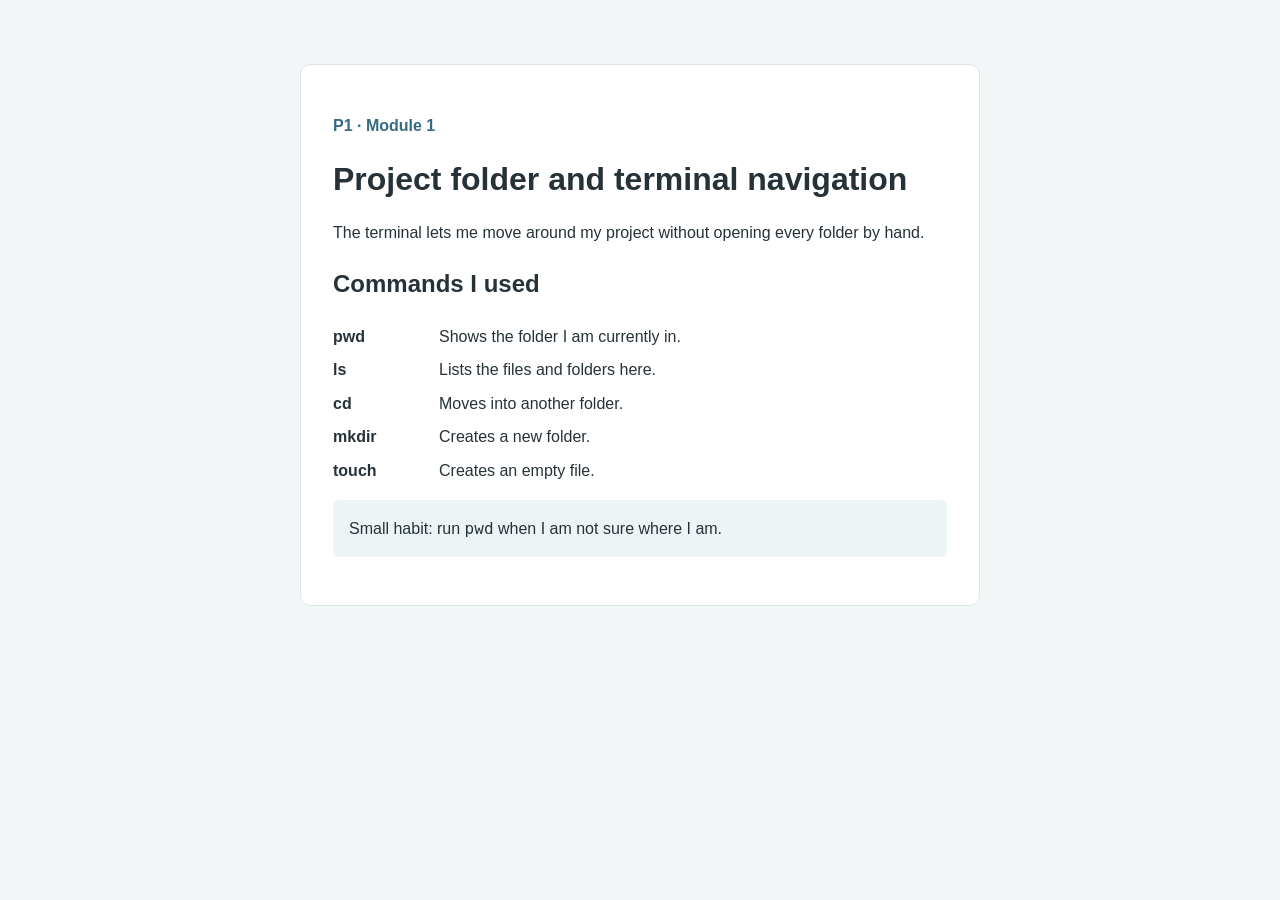
<file: p1/index.html>
<!doctype html>
<html lang="en">
  <head>
    <meta charset="utf-8">
    <meta name="viewport" content="width=device-width, initial-scale=1">
    <title>P1 - Terminal navigation</title>
    <link rel="stylesheet" href="style.css">
  </head>
  <body>
    <main>
      <p class="tag">P1 · Module 1</p>
      <h1>Project folder and terminal navigation</h1>
      <p>The terminal lets me move around my project without opening every folder by hand.</p>
      <h2>Commands I used</h2>
      <dl>
        <dt>pwd</dt>
        <dd>Shows the folder I am currently in.</dd>
        <dt>ls</dt>
        <dd>Lists the files and folders here.</dd>
        <dt>cd</dt>
        <dd>Moves into another folder.</dd>
        <dt>mkdir</dt>
        <dd>Creates a new folder.</dd>
        <dt>touch</dt>
        <dd>Creates an empty file.</dd>
      </dl>
      <p class="tip">Small habit: run <code>pwd</code> when I am not sure where I am.</p>
    </main>
  </body>
</html>
</file>
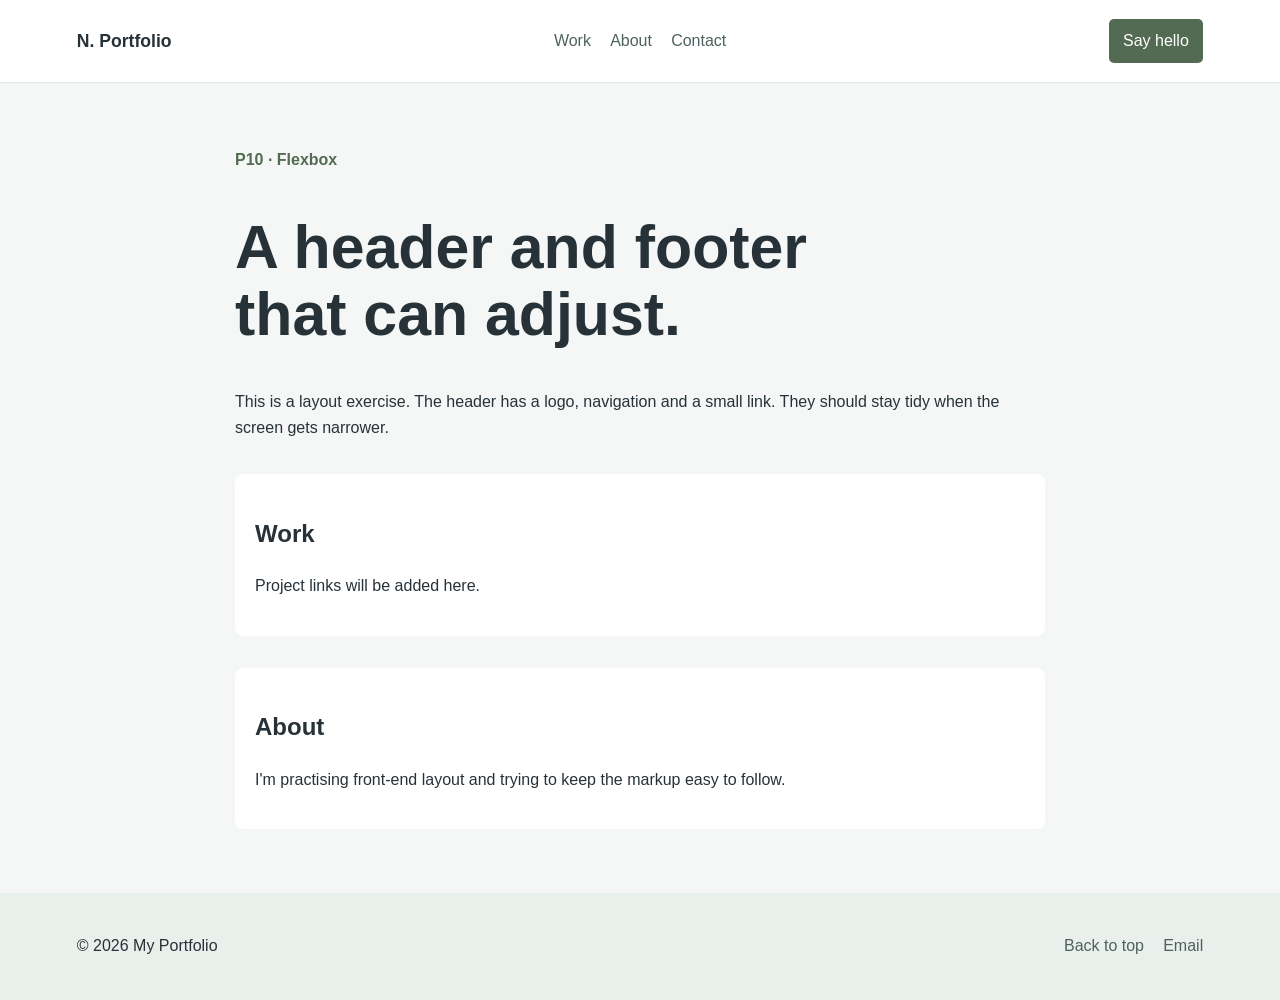
<file: p10/index.html>
<!doctype html>
<html lang="en">
  <head>
    <meta charset="utf-8">
    <meta name="viewport" content="width=device-width, initial-scale=1">
    <title>P10 - Portfolio header and footer</title>
    <link rel="stylesheet" href="style.css">
  </head>
  <body>
    <header class="site-header">
      <a class="logo" href="#home">N. Portfolio</a>
      <nav>
        <a href="#work">Work</a>
        <a href="#about">About</a>
        <a href="#contact">Contact</a>
      </nav>
      <a class="resume" href="#contact">Say hello</a>
    </header>
    <main id="home">
      <p class="tag">P10 · Flexbox</p>
      <h1>A header and footer that can adjust.</h1>
      <p>This is a layout exercise. The header has a logo, navigation and a small link. They should stay tidy when the screen gets narrower.</p>
      <section id="work">
        <h2>Work</h2>
        <p>Project links will be added here.</p>
      </section>
      <section id="about">
        <h2>About</h2>
        <p>I'm practising front-end layout and trying to keep the markup easy to follow.</p>
      </section>
    </main>
    <footer id="contact">
      <p>© 2026 My Portfolio</p>
      <div>
        <a href="#home">Back to top</a>
        <a href="mailto:hello@example.com">Email</a>
      </div>
    </footer>
  </body>
</html>
</file>
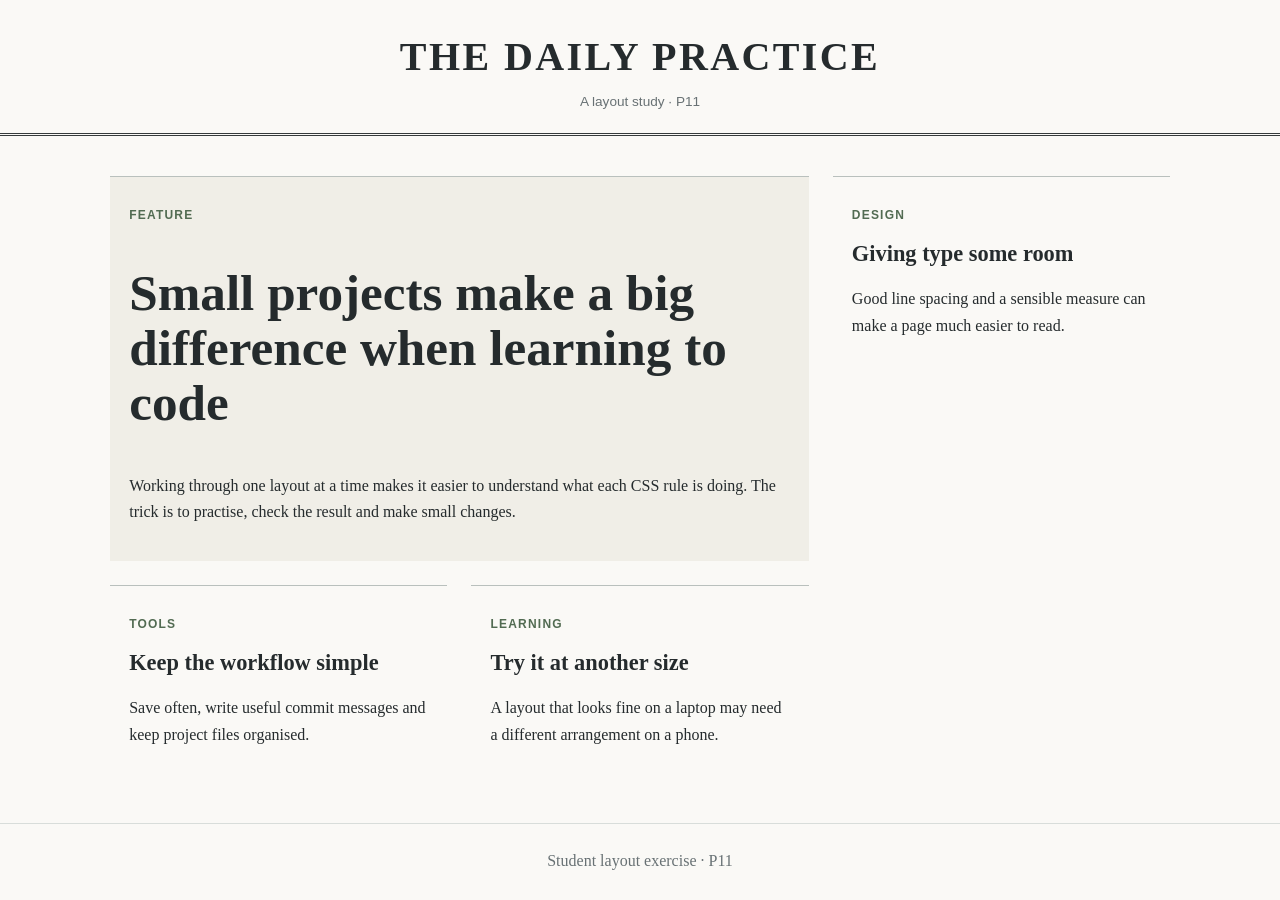
<file: p11/index.html>
<!doctype html>
<html lang="en">
  <head>
    <meta charset="utf-8">
    <meta name="viewport" content="width=device-width, initial-scale=1">
    <title>P11 - Newspaper grid</title>
    <link rel="stylesheet" href="style.css">
  </head>
  <body>
    <header>
      <p class="paper-name">THE DAILY PRACTICE</p>
      <p class="date">A layout study · P11</p>
    </header>
    <main class="news-grid">
      <article class="lead">
        <p class="category">FEATURE</p>
        <h1>Small projects make a big difference when learning to code</h1>
        <p>Working through one layout at a time makes it easier to understand what each CSS rule is doing. The trick is to practise, check the result and make small changes.</p>
      </article>
      <article>
        <p class="category">DESIGN</p>
        <h2>Giving type some room</h2>
        <p>Good line spacing and a sensible measure can make a page much easier to read.</p>
      </article>
      <article>
        <p class="category">TOOLS</p>
        <h2>Keep the workflow simple</h2>
        <p>Save often, write useful commit messages and keep project files organised.</p>
      </article>
      <article>
        <p class="category">LEARNING</p>
        <h2>Try it at another size</h2>
        <p>A layout that looks fine on a laptop may need a different arrangement on a phone.</p>
      </article>
    </main>
    <footer>Student layout exercise · P11</footer>
  </body>
</html>
</file>
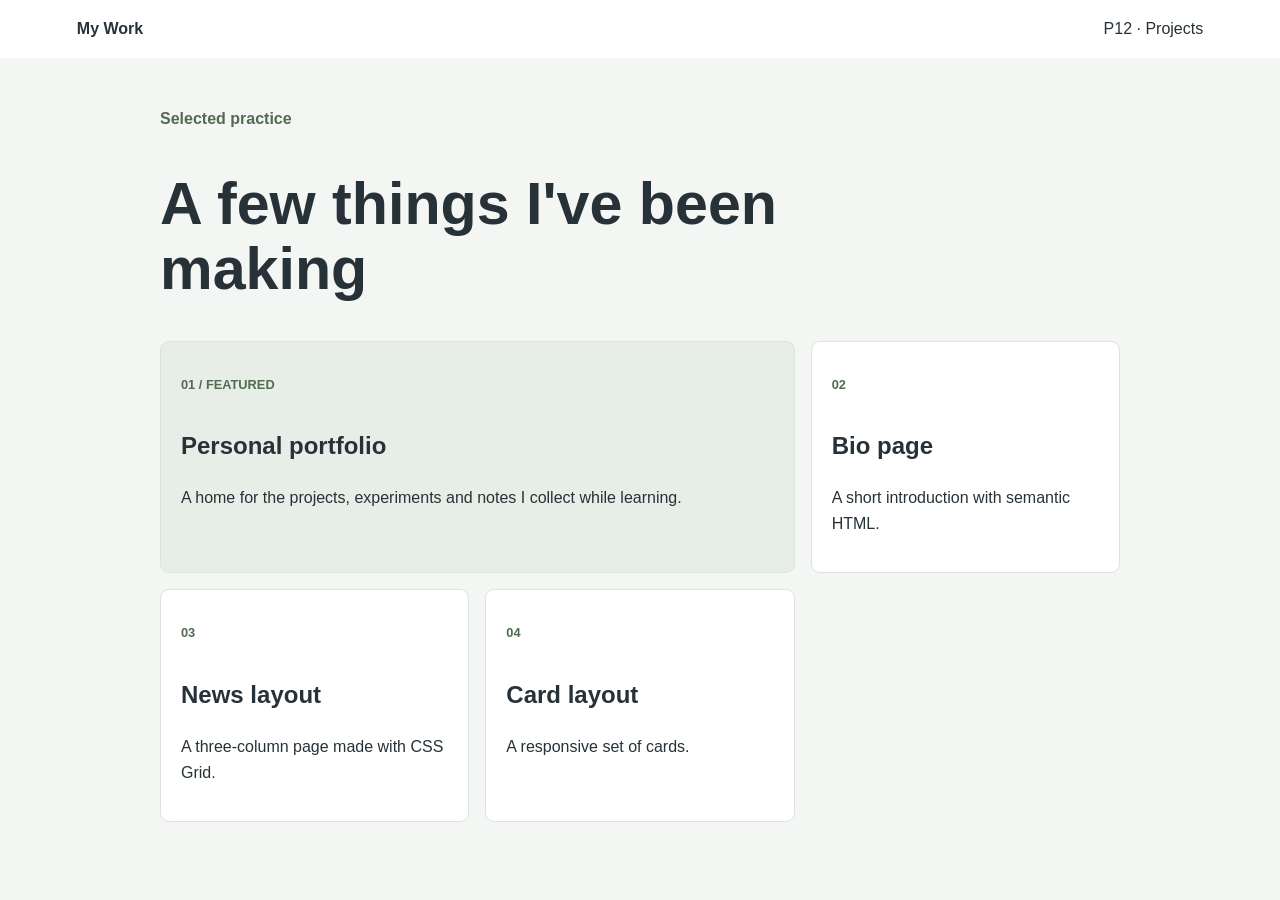
<file: p12/index.html>
<!doctype html>
<html lang="en">
  <head>
    <meta charset="utf-8">
    <meta name="viewport" content="width=device-width, initial-scale=1">
    <title>P12 - Projects grid</title>
    <link rel="stylesheet" href="style.css">
  </head>
  <body>
    <header>
      <a href="#home">My Work</a>
      <span>P12 · Projects</span>
    </header>
    <main id="home">
      <p class="tag">Selected practice</p>
      <h1>A few things I've been making</h1>
      <section class="project-grid">
        <article class="featured">
          <p>01 / FEATURED</p>
          <h2>Personal portfolio</h2>
          <p>A home for the projects, experiments and notes I collect while learning.</p>
        </article>
        <article>
          <p>02</p>
          <h2>Bio page</h2>
          <p>A short introduction with semantic HTML.</p>
        </article>
        <article>
          <p>03</p>
          <h2>News layout</h2>
          <p>A three-column page made with CSS Grid.</p>
        </article>
        <article>
          <p>04</p>
          <h2>Card layout</h2>
          <p>A responsive set of cards.</p>
        </article>
      </section>
    </main>
  </body>
</html>
</file>
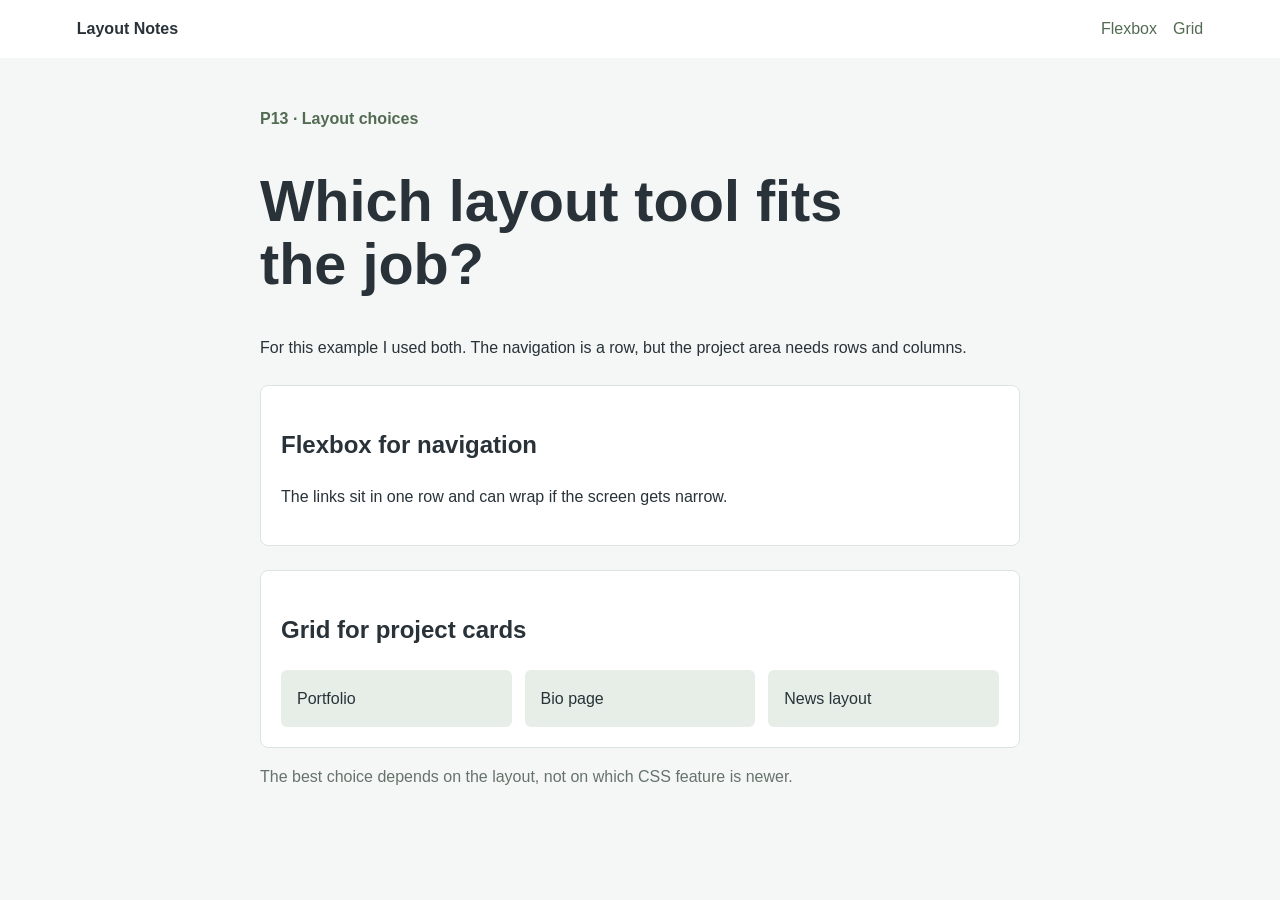
<file: p13/index.html>
<!doctype html>
<html lang="en">
  <head>
    <meta charset="utf-8">
    <meta name="viewport" content="width=device-width, initial-scale=1">
    <title>P13 - Flexbox or Grid</title>
    <link rel="stylesheet" href="style.css">
  </head>
  <body>
    <header>
      <a class="brand" href="#home">Layout Notes</a>
      <nav>
        <a href="#flexbox">Flexbox</a>
        <a href="#grid">Grid</a>
      </nav>
    </header>
    <main id="home">
      <p class="tag">P13 · Layout choices</p>
      <h1>Which layout tool fits the job?</h1>
      <p>For this example I used both. The navigation is a row, but the project area needs rows and columns.</p>
      <section id="flexbox">
        <h2>Flexbox for navigation</h2>
        <p>The links sit in one row and can wrap if the screen gets narrow.</p>
      </section>
      <section id="grid">
        <h2>Grid for project cards</h2>
        <div class="cards">
          <article>Portfolio</article>
          <article>Bio page</article>
          <article>News layout</article>
        </div>
      </section>
      <p class="note">The best choice depends on the layout, not on which CSS feature is newer.</p>
    </main>
  </body>
</html>
</file>
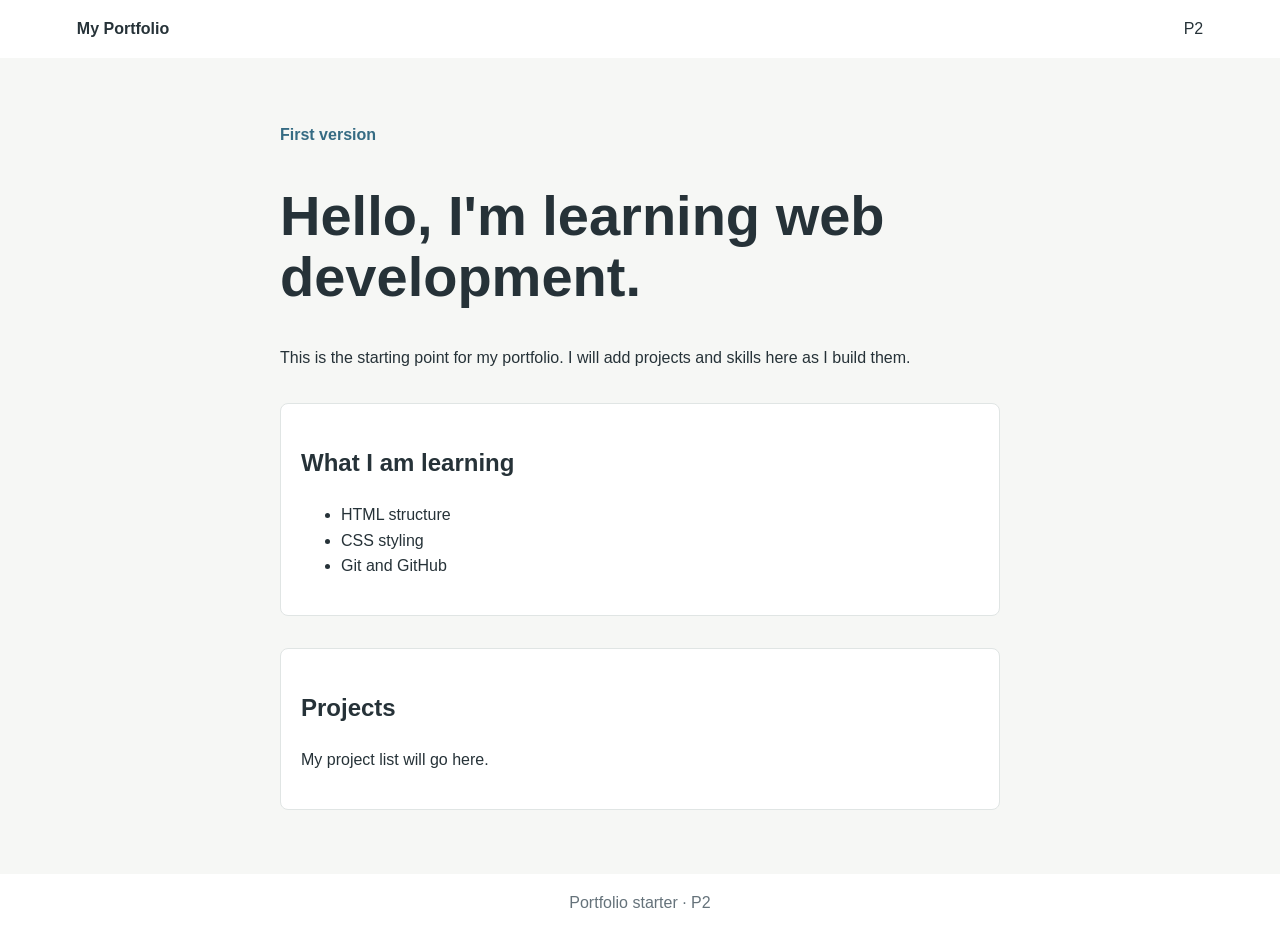
<file: p2/index.html>
<!doctype html>
<html lang="en">
  <head>
    <meta charset="utf-8">
    <meta name="viewport" content="width=device-width, initial-scale=1">
    <title>P2 - Portfolio starter</title>
    <link rel="stylesheet" href="style.css">
  </head>
  <body>
    <header>
      <a href="#home">My Portfolio</a>
      <span>P2</span>
    </header>
    <main id="home">
      <p class="tag">First version</p>
      <h1>Hello, I'm learning web development.</h1>
      <p>This is the starting point for my portfolio. I will add projects and skills here as I build them.</p>
      <section>
        <h2>What I am learning</h2>
        <ul>
          <li>HTML structure</li>
          <li>CSS styling</li>
          <li>Git and GitHub</li>
        </ul>
      </section>
      <section>
        <h2>Projects</h2>
        <p>My project list will go here.</p>
      </section>
    </main>
    <footer>Portfolio starter · P2</footer>
  </body>
</html>
</file>
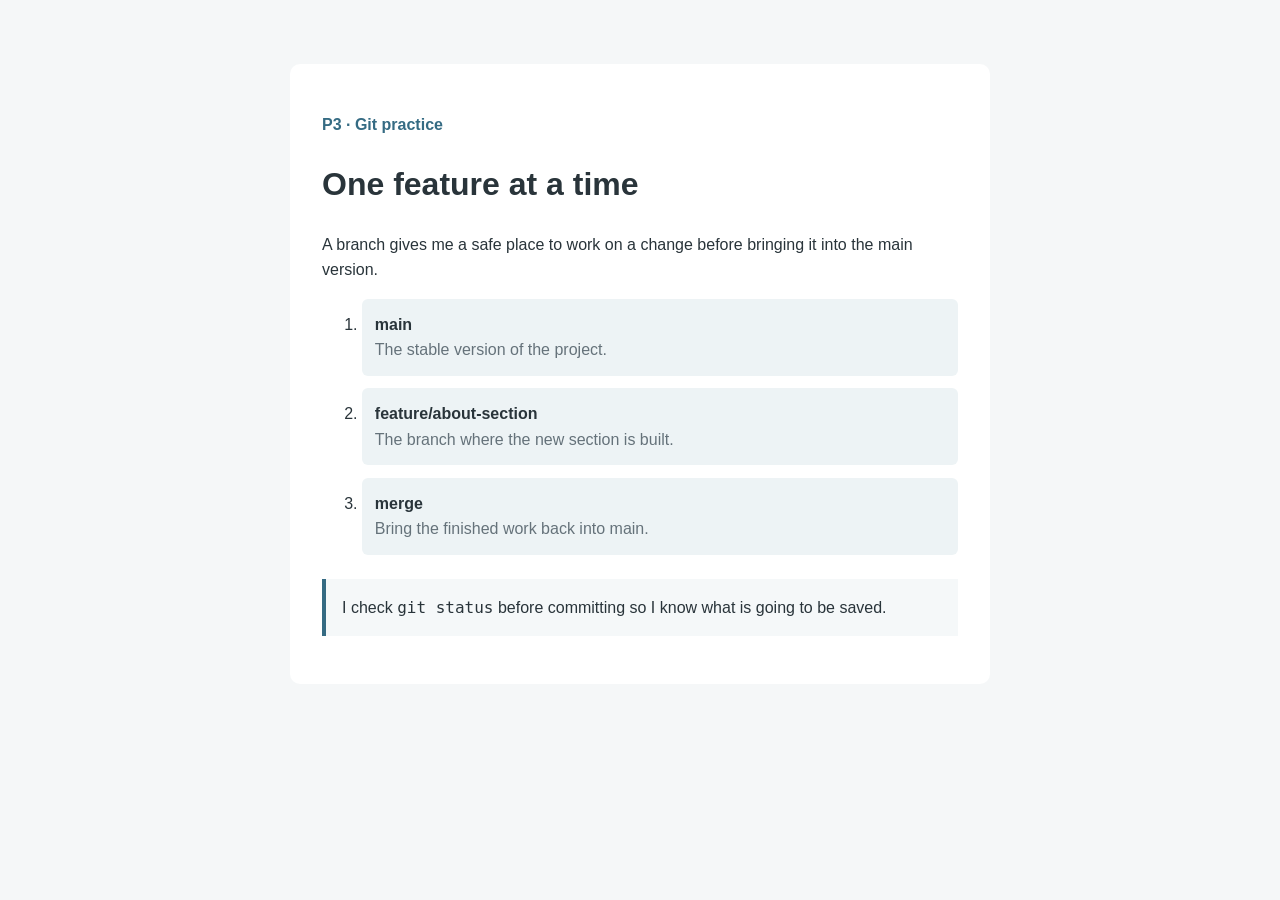
<file: p3/index.html>
<!doctype html>
<html lang="en">
  <head>
    <meta charset="utf-8">
    <meta name="viewport" content="width=device-width, initial-scale=1">
    <title>P3 - Feature branch workflow</title>
    <link rel="stylesheet" href="style.css">
  </head>
  <body>
    <main>
      <p class="tag">P3 · Git practice</p>
      <h1>One feature at a time</h1>
      <p>A branch gives me a safe place to work on a change before bringing it into the main version.</p>
      <ol>
        <li>
          <strong>main</strong>
          <span>The stable version of the project.</span>
        </li>
        <li>
          <strong>feature/about-section</strong>
          <span>The branch where the new section is built.</span>
        </li>
        <li>
          <strong>merge</strong>
          <span>Bring the finished work back into main.</span>
        </li>
      </ol>
      <p class="tip">I check <code>git status</code> before committing so I know what is going to be saved.</p>
    </main>
  </body>
</html>
</file>
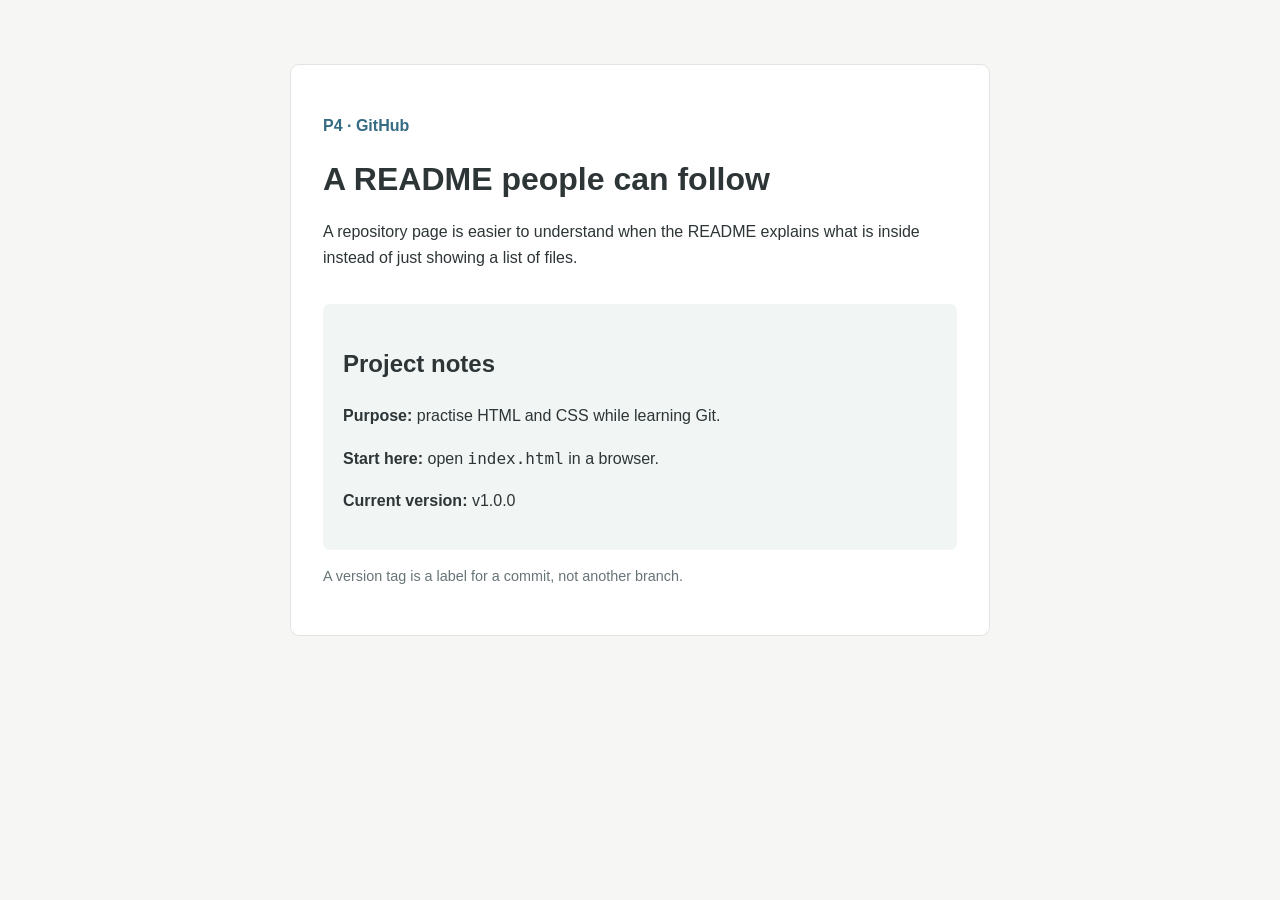
<file: p4/index.html>
<!doctype html>
<html lang="en">
  <head>
    <meta charset="utf-8">
    <meta name="viewport" content="width=device-width, initial-scale=1">
    <title>P4 - README and tags</title>
    <link rel="stylesheet" href="style.css">
  </head>
  <body>
    <main>
      <p class="tag">P4 · GitHub</p>
      <h1>A README people can follow</h1>
      <p>A repository page is easier to understand when the README explains what is inside instead of just showing a list of files.</p>
      <section>
        <h2>Project notes</h2>
        <p><strong>Purpose:</strong> practise HTML and CSS while learning Git.</p>
        <p><strong>Start here:</strong> open <code>index.html</code> in a browser.</p>
        <p><strong>Current version:</strong> v1.0.0</p>
      </section>
      <p class="small">A version tag is a label for a commit, not another branch.</p>
    </main>
  </body>
</html>
</file>
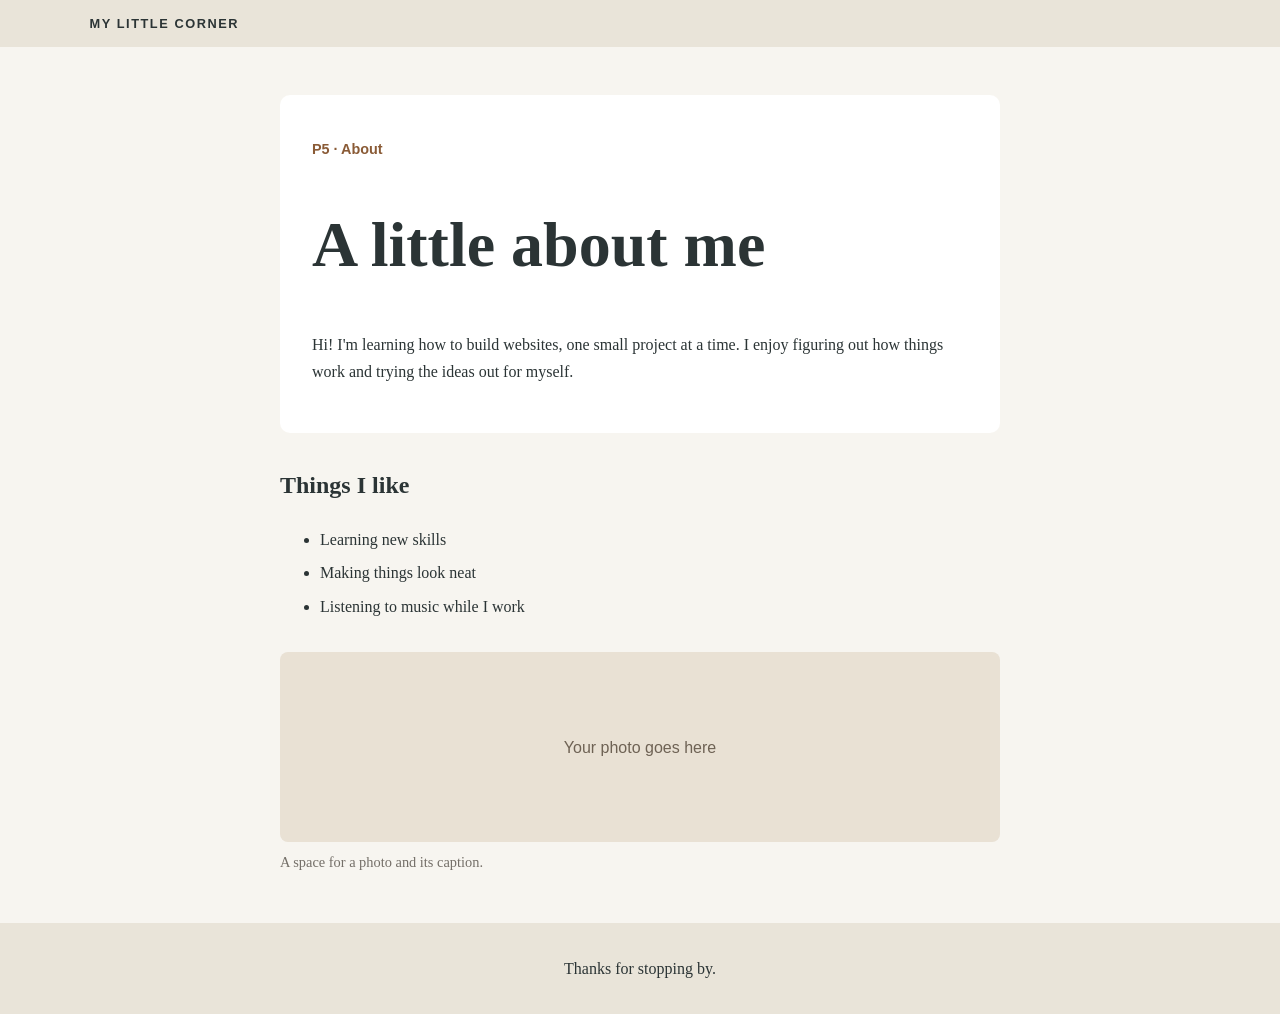
<file: p5/index.html>
<!doctype html>
<html lang="en">
  <head>
    <meta charset="utf-8">
    <meta name="viewport" content="width=device-width, initial-scale=1">
    <title>P5 - About me</title>
    <link rel="stylesheet" href="style.css">
  </head>
  <body>
    <header class="top">
      <p>MY LITTLE CORNER</p>
    </header>
    <main>
      <section class="intro">
        <p class="tag">P5 · About</p>
        <h1>A little about me</h1>
        <p>Hi! I'm learning how to build websites, one small project at a time. I enjoy figuring out how things work and trying the ideas out for myself.</p>
      </section>
      <section>
        <h2>Things I like</h2>
        <ul>
          <li>Learning new skills</li>
          <li>Making things look neat</li>
          <li>Listening to music while I work</li>
        </ul>
      </section>
      <figure>
        <div class="image-placeholder" role="img" aria-label="A simple placeholder for a personal photo">Your photo goes here</div>
        <figcaption>A space for a photo and its caption.</figcaption>
      </figure>
    </main>
    <footer>
      <p>Thanks for stopping by.</p>
    </footer>
  </body>
</html>
</file>
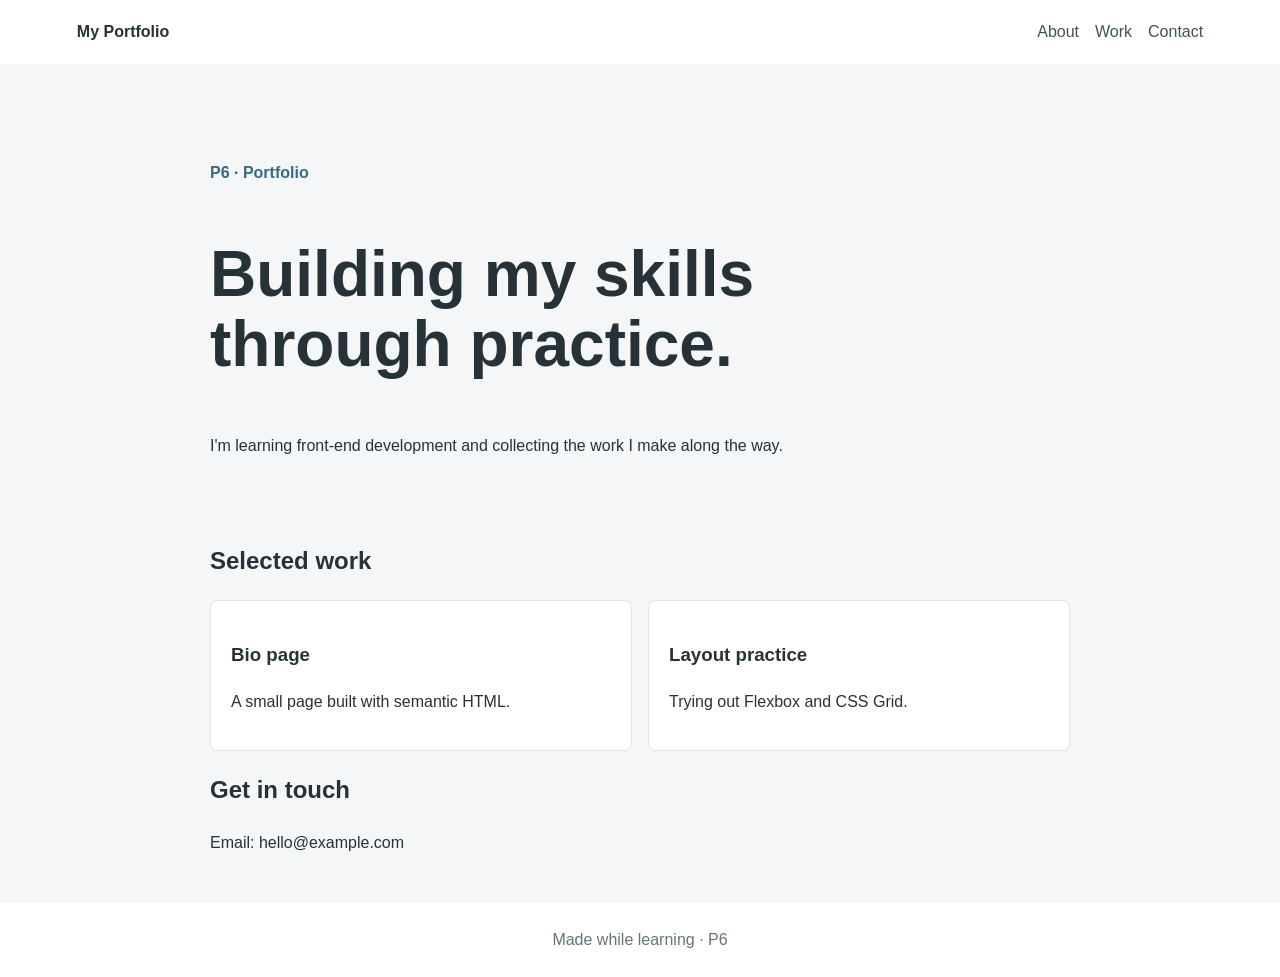
<file: p6/index.html>
<!doctype html>
<html lang="en">
  <head>
    <meta charset="utf-8">
    <meta name="viewport" content="width=device-width, initial-scale=1">
    <title>P6 - Portfolio structure</title>
    <link rel="stylesheet" href="style.css">
  </head>
  <body>
    <header>
      <a class="logo" href="#home">My Portfolio</a>
      <nav aria-label="Main navigation">
        <a href="#about">About</a>
        <a href="#work">Work</a>
        <a href="#contact">Contact</a>
      </nav>
    </header>
    <main id="home">
      <section id="about" class="hero">
        <p class="tag">P6 · Portfolio</p>
        <h1>Building my skills through practice.</h1>
        <p>I'm learning front-end development and collecting the work I make along the way.</p>
      </section>
      <section id="work">
        <h2>Selected work</h2>
        <div class="projects">
          <article>
            <h3>Bio page</h3>
            <p>A small page built with semantic HTML.</p>
          </article>
          <article>
            <h3>Layout practice</h3>
            <p>Trying out Flexbox and CSS Grid.</p>
          </article>
        </div>
      </section>
      <section id="contact">
        <h2>Get in touch</h2>
        <address>Email: hello@example.com</address>
      </section>
    </main>
    <footer>Made while learning · P6</footer>
  </body>
</html>
</file>
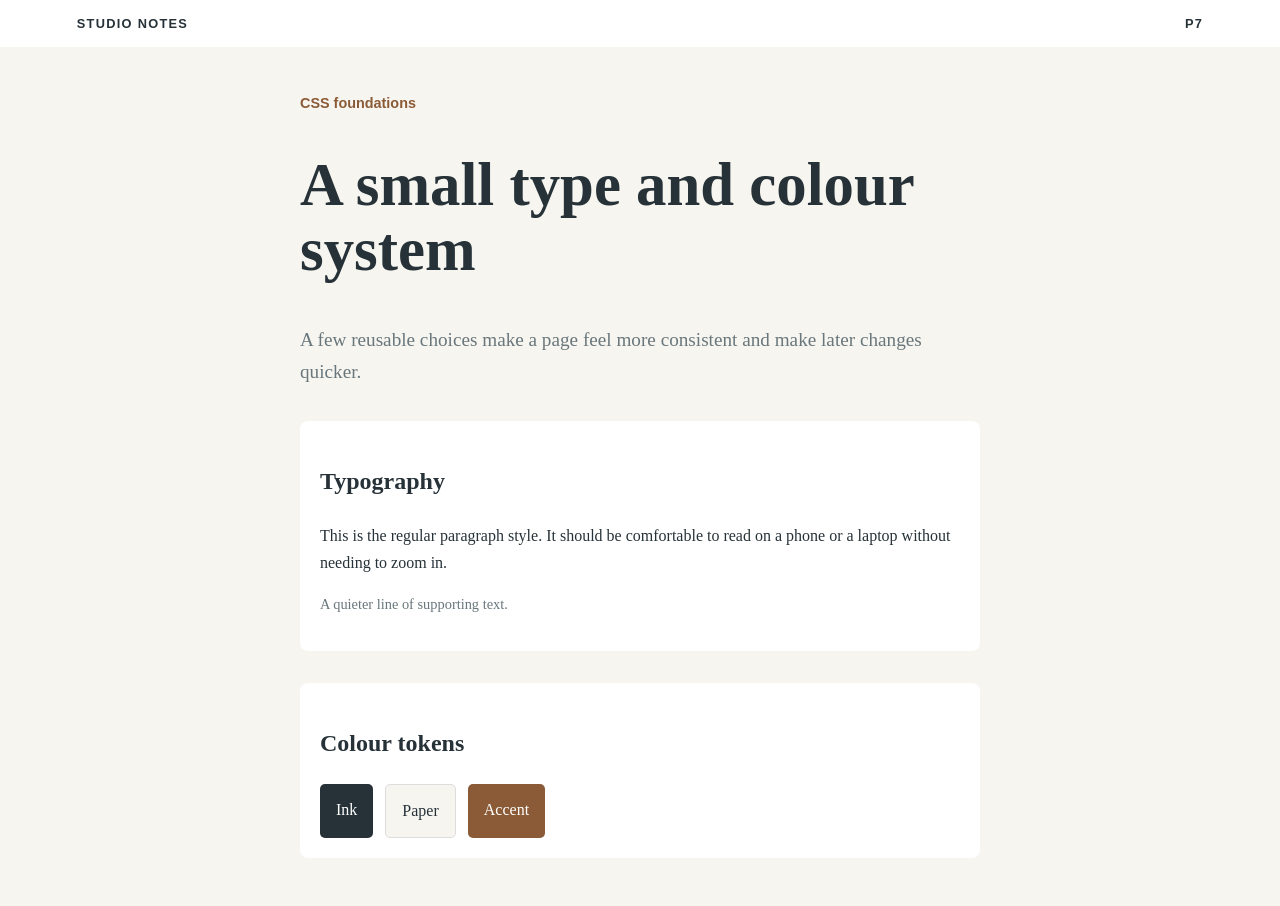
<file: p7/index.html>
<!doctype html>
<html lang="en">
  <head>
    <meta charset="utf-8">
    <meta name="viewport" content="width=device-width, initial-scale=1">
    <title>P7 - Design tokens</title>
    <link rel="stylesheet" href="style.css">
  </head>
  <body>
    <header>
      <span>STUDIO NOTES</span>
      <span>P7</span>
    </header>
    <main>
      <p class="eyebrow">CSS foundations</p>
      <h1>A small type and colour system</h1>
      <p class="lead">A few reusable choices make a page feel more consistent and make later changes quicker.</p>
      <section>
        <h2>Typography</h2>
        <p>This is the regular paragraph style. It should be comfortable to read on a phone or a laptop without needing to zoom in.</p>
        <p class="small">A quieter line of supporting text.</p>
      </section>
      <section>
        <h2>Colour tokens</h2>
        <div class="swatches">
          <span>Ink</span>
          <span>Paper</span>
          <span>Accent</span>
        </div>
      </section>
    </main>
  </body>
</html>
</file>
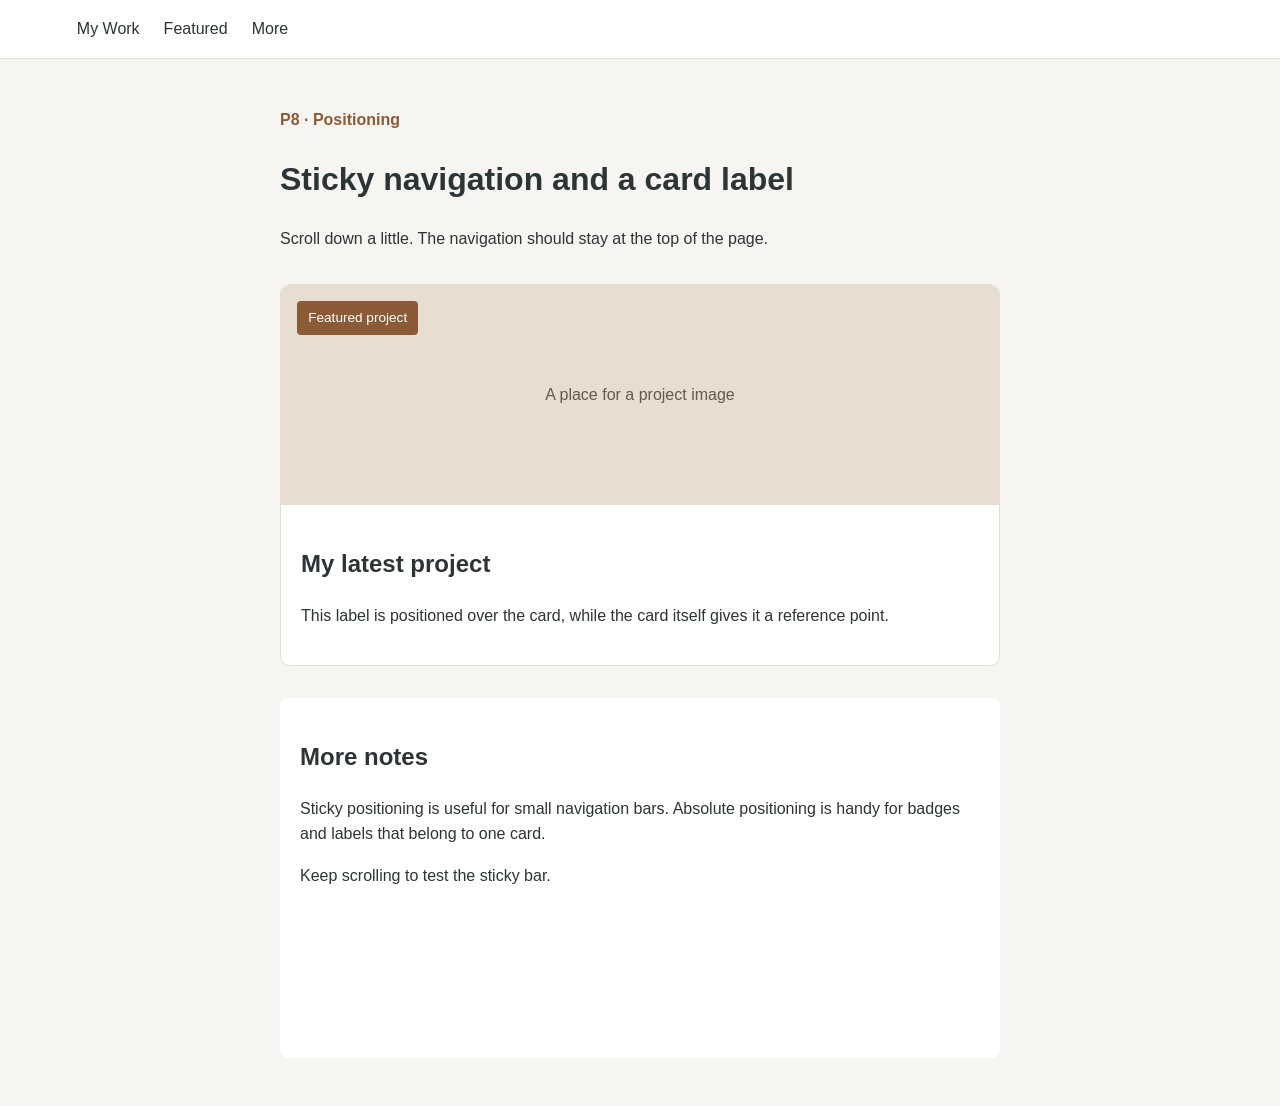
<file: p8/index.html>
<!doctype html>
<html lang="en">
  <head>
    <meta charset="utf-8">
    <meta name="viewport" content="width=device-width, initial-scale=1">
    <title>P8 - Sticky navigation</title>
    <link rel="stylesheet" href="style.css">
  </head>
  <body>
    <nav class="navbar">
      <a href="#top">My Work</a>
      <a href="#card">Featured</a>
      <a href="#more">More</a>
    </nav>
    <main id="top">
      <p class="tag">P8 · Positioning</p>
      <h1>Sticky navigation and a card label</h1>
      <p>Scroll down a little. The navigation should stay at the top of the page.</p>
      <article class="feature-card" id="card">
        <div class="picture">A place for a project image</div>
        <span class="label">Featured project</span>
        <div class="card-copy">
          <h2>My latest project</h2>
          <p>This label is positioned over the card, while the card itself gives it a reference point.</p>
        </div>
      </article>
      <section id="more">
        <h2>More notes</h2>
        <p>Sticky positioning is useful for small navigation bars. Absolute positioning is handy for badges and labels that belong to one card.</p><p>Keep scrolling to test the sticky bar.</p>
      </section>
    </main>
  </body>
</html>
</file>
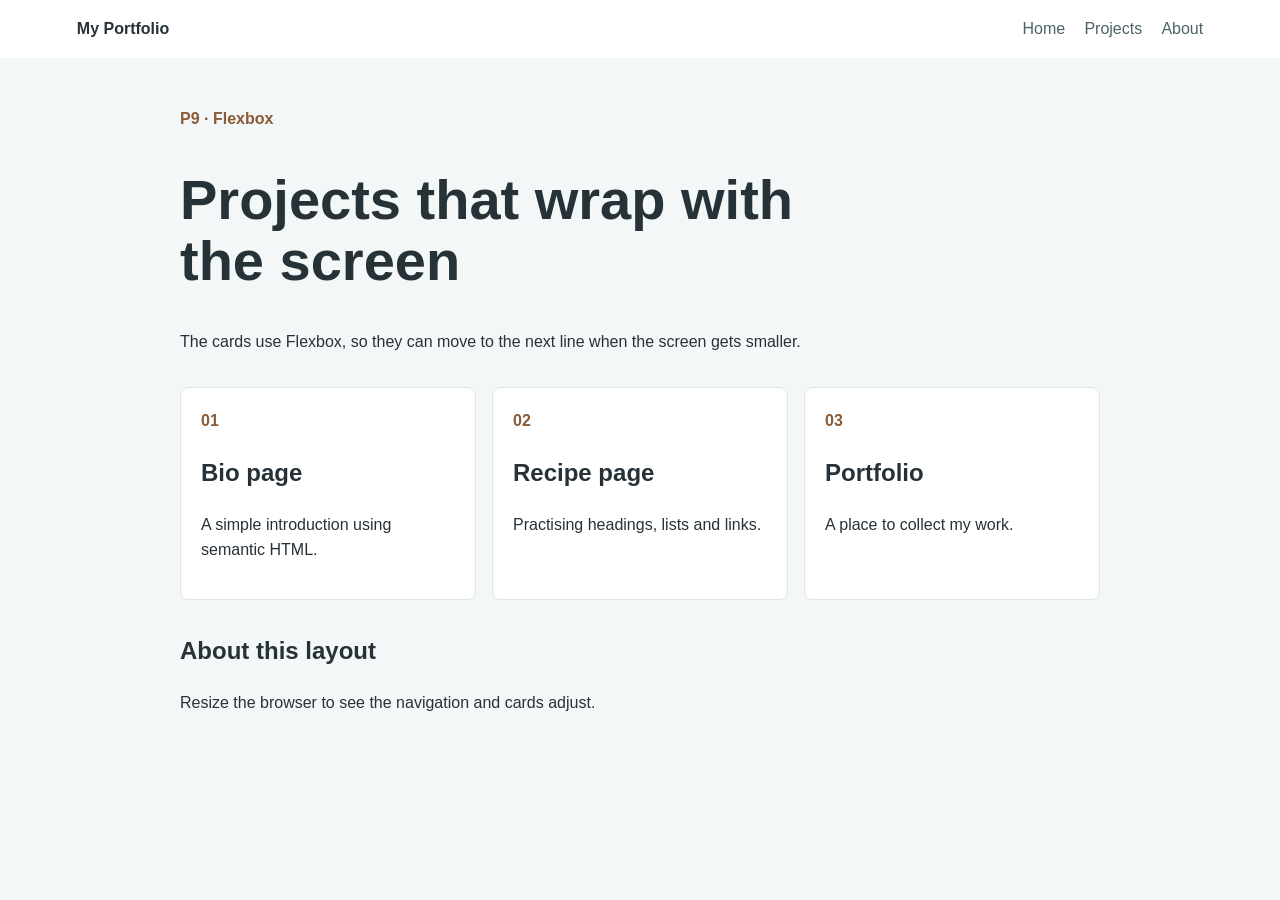
<file: p9/index.html>
<!doctype html>
<html lang="en">
  <head>
    <meta charset="utf-8">
    <meta name="viewport" content="width=device-width, initial-scale=1">
    <title>P9 - Flexbox layout</title>
    <link rel="stylesheet" href="style.css">
  </head>
  <body>
    <header class="nav">
      <a class="brand" href="#home">My Portfolio</a>
      <nav>
        <a href="#home">Home</a>
        <a href="#projects">Projects</a>
        <a href="#about">About</a>
      </nav>
    </header>
    <main id="home">
      <p class="tag">P9 · Flexbox</p>
      <h1>Projects that wrap with the screen</h1>
      <p>The cards use Flexbox, so they can move to the next line when the screen gets smaller.</p>
      <section class="cards" id="projects">
        <article>
          <span>01</span>
          <h2>Bio page</h2>
          <p>A simple introduction using semantic HTML.</p>
        </article>
        <article>
          <span>02</span>
          <h2>Recipe page</h2>
          <p>Practising headings, lists and links.</p>
        </article>
        <article>
          <span>03</span>
          <h2>Portfolio</h2>
          <p>A place to collect my work.</p>
        </article>
      </section>
      <section id="about">
        <h2>About this layout</h2>
        <p>Resize the browser to see the navigation and cards adjust.</p>
      </section>
    </main>
  </body>
</html>
</file>
<file: p1/style.css>
* { box-sizing: border-box; }
body { margin: 0; 
      padding: 2rem 1rem; 
      background: #f3f6f7; 
      color: #263238; 
      font: 16px/1.6 Arial, sans-serif; 
     }
main { max-width: 680px; 
      margin: 2rem auto; 
      padding: 2rem; 
      background: #fff; 
      border: 1px solid #dce4e7; 
      border-radius: 10px; 
     }
h1 { line-height: 1.2; }
.tag { color: #356b83; 
      font-weight: 700; 
     }
dl { display: grid; 
    grid-template-columns: 90px 1fr; 
    gap: .5rem 1rem; 
   }
dt { font-weight: 700; }
dd { margin: 0; }
.tip { padding: 1rem; 
      background: #edf4f6; 
      border-radius: 6px; 
     }
@media (max-width: 480px) { main { padding: 1.25rem; } dl { grid-template-columns: 1fr; gap: 0; } dd { margin-bottom: .75rem; } }
</file>
<file: p10/style.css>
* { box-sizing: border-box; }
body { margin: 0; 
      color: #273238; 
      background: #f5f7f6; 
      font: 16px/1.65 Arial, sans-serif; 
     }
.site-header { display: flex; 
              align-items: center; 
              justify-content: space-between; 
              flex-wrap: wrap; 
              gap: 1rem 2rem; 
              padding: 1.2rem 6%; 
              background: white; 
              border-bottom: 1px solid #e1e7e4; 
             }
.logo { color: #273238; 
       font-size: 1.1rem; 
       font-weight: 700; 
       text-decoration: none; 
      }
nav, footer div { display: flex; 
                 flex-wrap: wrap; 
                 gap: 1.2rem; 
                }
nav a, footer a { color: #4d6260; 
                 text-decoration: none; 
                }
.resume { padding: .55rem .9rem; 
         color: white; 
         background: #526b52; 
         border-radius: 5px; 
         text-decoration: none; 
        }
main { max-width: 850px; 
      margin: 4rem auto; 
      padding: 0 1.25rem; 
     }
.tag { color: #526b52; 
      font-weight: 700; 
     }
h1 { max-width: 680px; 
    font-size: clamp(2.2rem, 6vw, 3.8rem); 
    line-height: 1.1; 
   }
section { margin-top: 2rem; 
         padding: 1.25rem; 
         background: white; 
         border-radius: 8px; 
        }
footer { display: flex; 
        align-items: center; 
        justify-content: space-between; 
        flex-wrap: wrap; 
        gap: 1rem; 
        padding: 1.5rem 6%; 
        background: #e9efeb; 
       }
@media (max-width: 560px) { .site-header { align-items: flex-start; flex-direction: column; } footer { align-items: flex-start; flex-direction: column; } }
</file>
<file: p11/style.css>
* { box-sizing: border-box; }
body { margin: 0; 
      color: #252b2d; 
      background: #faf9f6; 
      font: 16px/1.65 Georgia, serif; 
     }
header { padding: 1.5rem 6%; 
        text-align: center; 
        border-bottom: 3px double #353b3c; 
       }
.paper-name { margin: 0; 
             font-size: clamp(1.5rem, 5vw, 2.5rem); 
             font-weight: 700; 
             letter-spacing: .06em; 
            }
.date { margin: .25rem 0 0; 
       color: #687174; 
       font: .85rem Arial, sans-serif; 
      }
.news-grid { display: grid; 
            grid-template-columns: repeat(3, minmax(0, 1fr)); 
            gap: 1.5rem; 
            max-width: 1100px; 
            margin: 2.5rem auto; 
            padding: 0 1.25rem; 
           }
article { padding: 1.2rem; 
         border-top: 1px solid #b9c0bd; 
        }
article.lead { grid-column: span 2; 
              background: #f0eee7; 
             }
.category { color: #526b52; 
           font: 700 .75rem Arial, sans-serif; 
           letter-spacing: .1em; 
          }
h1 { max-width: 700px; 
    font-size: clamp(2rem, 4vw, 3.4rem); 
    line-height: 1.08; 
   }
h2 { font-size: 1.4rem; 
    line-height: 1.2; 
   }
footer { padding: 1.5rem; 
        color: #687174; 
        text-align: center; 
        border-top: 1px solid #d8ddda; 
       }
@media (max-width: 700px) { .news-grid { grid-template-columns: 1fr; } article.lead { grid-column: auto; } }
</file>
<file: p12/style.css>
* { box-sizing: border-box; }
body { margin: 0; 
      color: #273238;
      background: #f4f6f4; 
      font: 16px/1.6 Arial, sans-serif;
     }
header { display: flex; 
        justify-content: space-between;
        padding: 1rem 6%;
        background: white;
       }
header a { color: #273238; 
          font-weight: 700; 
          text-decoration: none;
         }
main { max-width: 1000px; 
      margin: 3rem auto;
      padding: 0 1.25rem;
     }
.tag { color: #526b52; 
      font-weight: 700;
     }
h1 { max-width: 650px;
    font-size: clamp(2.2rem, 6vw, 3.7rem); 
    line-height: 1.1;
   }
.project-grid { display: grid;
               grid-template-columns: repeat(3, minmax(0, 1fr));
               gap: 1rem; 
               margin-top: 2rem;
              }
article { min-height: 190px;
         padding: 1.25rem;
         background: white; 
         border: 1px solid #dce4df;
         border-radius: 9px;
        }
article p:first-child { color: #526b52;
                       font-size: .8rem;
                       font-weight: 700; 
                      }
article.featured { grid-column: span 2; 
                  background: #e7eee8; 
                 }
article h2 { margin-top: 2rem; }
@media (max-width: 700px) { .project-grid { grid-template-columns: repeat(2, minmax(0, 1fr)); } article.featured { grid-column: span 2; } }
@media (max-width: 480px) { .project-grid { grid-template-columns: 1fr; } article.featured { grid-column: auto; } }
</file>
<file: p13/style.css>
* { box-sizing: border-box; }
body { margin: 0; 
      color: #283238; 
      background: #f5f7f6; 
      font: 16px/1.6 Arial, sans-serif; 
     }
header { display: flex; 
        align-items: center; 
        justify-content: space-between; 
        flex-wrap: wrap; 
        gap: 1rem; 
        padding: 1rem 6%; 
        background: white; 
       }
.brand { color: #283238; 
        font-weight: 700; 
        text-decoration: none; 
       }
nav { display: flex; 
     flex-wrap: wrap; 
     gap: 1rem; 
    }
nav a { color: #526b52; 
       text-decoration: none; 
      }
main { max-width: 800px; 
      margin: 3rem auto; 
      padding: 0 1.25rem; 
     }
.tag { color: #526b52; 
      font-weight: 700; 
     }
h1 { max-width: 650px; 
    font-size: clamp(2.2rem, 6vw, 3.6rem); 
    line-height: 1.1; 
   }
section { margin-top: 1.5rem; 
         padding: 1.25rem; 
         background: white; 
         border: 1px solid #dce4df; 
         border-radius: 8px; 
        }
.cards { display: grid; 
        grid-template-columns: repeat(3, minmax(0, 1fr)); 
        gap: .8rem; 
       }
.cards article { padding: 1rem; 
                background: #e7eee8; 
                border-radius: 6px; 
               }
.note { color: #66736c; }
@media (max-width: 520px) { .cards { grid-template-columns: 1fr; } }
</file>
<file: p2/style.css>
* { box-sizing: border-box; }
body { margin: 0; 
      color: #263238; 
      background: #f6f7f5; 
      font: 16px/1.6 Arial, sans-serif; 
     }
header, footer { display: flex; 
                justify-content: space-between; 
                padding: 1rem 6%; 
                background: #fff; 
               }
header a { color: #263238; 
          font-weight: 700; 
          text-decoration: none; 
         }
main { max-width: 760px; 
      margin: 4rem auto; 
      padding: 0 1.25rem; 
     }
h1 { max-width: 620px; 
    font-size: clamp(2rem, 6vw, 3.5rem); 
    line-height: 1.1; 
   }
.tag { color: #356b83; 
      font-weight: 700; 
     }
section { margin-top: 2rem; 
         padding: 1.25rem; 
         background: #fff; 
         border: 1px solid #e0e5e4; 
         border-radius: 8px; 
        }
footer { justify-content: center; 
        color: #65727a; 
       }
</file>
<file: p3/style.css>
* { box-sizing: border-box; }
body { margin: 0; 
      padding: 2rem 1rem; 
      background: #f5f7f8; 
      color: #29343a; 
      font: 16px/1.6 Arial, sans-serif; 
     }
main { max-width: 700px; 
      margin: 2rem auto; 
      padding: 2rem; 
      background: white; 
      border-radius: 10px; 
     }
.tag { color: #356b83; 
      font-weight: 700; 
     }
li { margin: .8rem 0; 
    padding: .8rem; 
    background: #edf3f5; 
    border-radius: 6px; 
   }
li span { display: block; 
         color: #65727a; 
        }
.tip { margin-top: 1.5rem; 
      padding: 1rem; 
      border-left: 4px solid #356b83; 
      background: #f5f8f9; 
     }
@media (max-width: 500px) { main { padding: 1.25rem; } }
</file>
<file: p4/style.css>
* { box-sizing: border-box; }
body { margin: 0; 
      padding: 2rem 1rem; 
      background: #f6f7f5; 
      color: #2d3537; 
      font: 16px/1.65 Arial, sans-serif; 
     }
main { max-width: 700px; 
      margin: 2rem auto; 
      padding: 2rem; 
      background: white; 
      border: 1px solid #e0e5e2; 
      border-radius: 9px; 
     }
.tag { color: #356b83; 
      font-weight: 700; 
     }
h1 { line-height: 1.15; }
section { margin-top: 2rem; 
         padding: 1.25rem; 
         background: #f1f5f4; 
         border-radius: 7px; 
        }
.small { color: #687477; 
        font-size: .9rem; 
       }
</file>
<file: p5/style.css>
* { box-sizing: border-box; }
body { margin: 0; 
      color: #2b3435; 
      background: #f7f5f0; 
      font: 16px/1.7 Georgia, serif; 
     }
.top, footer { padding: 1rem 7%; 
              background: #e9e4d9; 
             }
.top p { margin: 0; 
        font: 700 .8rem Arial, sans-serif;
        letter-spacing: .12em; 
       }
main { max-width: 760px; 
      margin: 3rem auto;
      padding: 0 1.25rem;
     }
.intro { padding: 2rem;
        background: #fff;
        border-radius: 10px; 
       }
.tag { color: #8a5b36; 
      font: 700 .9rem Arial, sans-serif; 
     }
h1 { font-size: clamp(2.3rem, 6vw, 4rem); 
    line-height: 1.05; 
   }
section + section { margin-top: 2rem; }
li { margin: .4rem 0; }
figure { margin: 2rem 0; }
.image-placeholder { display: grid; 
                    min-height: 190px; 
                    place-items: center; 
                    color: #6e6254; 
                    background: #e9e1d4; 
                    border-radius: 8px; 
                    font-family: Arial, sans-serif;
                   }
figcaption { margin-top: .5rem; 
            color: #746f68; 
            font-size: .9rem;
           }
footer { text-align: center; }
</file>
<file: p6/style.css>
* { box-sizing: border-box; }
body { margin: 0;
      color: #273238;
      background: #f4f6f7; 
      font: 16px/1.6 Arial, sans-serif; 
     }
header { display: flex; 
        justify-content: space-between;
        align-items: center;
        gap: 1rem; 
        padding: 1.2rem 6%;
        background: white;
       }
.logo { color: #273238;
       font-weight: 700; 
       text-decoration: none;
      }
nav { display: flex; 
     flex-wrap: wrap;
     gap: 1rem;
    }
nav a { color: #40535c;
       text-decoration: none;
      }
main { max-width: 900px; 
      margin: 3rem auto; 
      padding: 0 1.25rem; 
     }
.hero { padding: 2rem 0 3rem; }
.hero h1 { max-width: 680px; 
          font-size: clamp(2.2rem, 6vw, 4rem); 
          line-height: 1.1; 
         }
.tag { color: #356b83; 
      font-weight: 700;
     }
.projects { display: grid; 
           grid-template-columns: repeat(2, minmax(0, 1fr));
           gap: 1rem;
          }
article { padding: 1.25rem;
         background: white; 
         border: 1px solid #dfe6e8; 
         border-radius: 8px; 
        }
address { font-style: normal; }
footer { padding: 1.5rem;
        color: #66747a; 
        text-align: center;
        background: white; 
       }
@media (max-width: 560px) { header { align-items: flex-start; flex-direction: column; } .projects { grid-template-columns: 1fr; } }
</file>
<file: p7/style.css>
:root {
  --ink: #263238;
  --muted: #69777c;
  --paper: #f7f5f0;
  --surface: #ffffff;
  --accent: #8a5b36;
  --space: 1rem;
  --content-width: 720px;
}
* { box-sizing: border-box; }
body { margin: 0; 
      color: var(--ink); 
      background: var(--paper);
      font: 16px/1.7 Georgia, serif; 
     }
header { display: flex;
        justify-content: space-between;
        padding: var(--space) 6%;
        background: var(--surface); 
        font: 700 .8rem Arial, sans-serif;
        letter-spacing: .1em; 
       }
main { max-width: var(--content-width);
      margin: 3rem auto;
      padding: 0 1.25rem; 
     }
.eyebrow { color: var(--accent); 
          font: 700 .9rem Arial, sans-serif; 
         }
h1 { max-width: 650px; 
    font-size: clamp(2.3rem, 6vw, 3.8rem); 
    line-height: 1.08; 
   }
.lead { color: var(--muted); 
       font-size: 1.2rem;
      }
section { margin-top: 2rem;
         padding: 1.25rem; 
         background: var(--surface); 
         border-radius: 8px;
        }
.small { color: var(--muted);
        font-size: .9rem; 
       }
.swatches { display: flex; 
           flex-wrap: wrap; 
           gap: .75rem; 
          }
.swatches span { padding: .8rem 1rem;
                color: white; 
                background: var(--accent);
                border-radius: 5px; 
               }
.swatches span:first-child { background: var(--ink); }
.swatches span:nth-child(2) { color: var(--ink); background: var(--paper); border: 1px solid #ddd; }
</file>
<file: p8/style.css>
* { box-sizing: border-box; }
body { margin: 0;
      color: #2d3436;
      background: #f6f5f2;
      font: 16px/1.6 Arial, sans-serif;
     }
.navbar { position: sticky;
         top: 0; z-index: 5;
         display: flex; 
         gap: 1.5rem;
         padding: 1rem 6%; 
         background: #fff;
         border-bottom: 1px solid #e2e2df;
        }
.navbar a { color: #2d3436;
           text-decoration: none;
          }
main { max-width: 760px;
      margin: 3rem auto; 
      padding: 0 1.25rem; 
     }
.tag { color: #8a5b36; 
      font-weight: 700; 
     }
.feature-card { position: relative; 
               overflow: hidden; 
               margin-top: 2rem; 
               background: white; 
               border: 1px solid #e2ded7; 
               border-radius: 10px; 
              }
.picture { display: grid;
          min-height: 220px; 
          place-items: center; 
          color: #675849; 
          background: #e7ded1;
         }
.label { position: absolute; 
        top: 1rem; 
        left: 1rem; 
        padding: .4rem .7rem;
        color: white; 
        background: #8a5b36;
        border-radius: 4px; 
        font-size: .85rem; 
       }
.card-copy { padding: 1.25rem; }
section { min-height: 360px;
         margin-top: 2rem; 
         padding: 1.25rem; 
         background: white;
         border-radius: 8px; 
        }
@media (max-width: 480px) { .navbar { justify-content: space-between; gap: .5rem; } }
</file>
<file: p9/style.css>
* { box-sizing: border-box; }
body { margin: 0; 
      color: #263238; 
      background: #f4f7f7; 
      font: 16px/1.6 Arial, sans-serif; 
     }
.nav { display: flex;
      align-items: center;
      justify-content: space-between;
      flex-wrap: wrap; gap: 1rem; 
      padding: 1rem 6%;
      background: white;
     }
.brand { color: #263238;
        font-weight: 700;
        text-decoration: none; 
       }
nav { display: flex; 
     flex-wrap: wrap;
     gap: 1.2rem;
    }
nav a { color: #4d6269; 
       text-decoration: none;
      }
main { max-width: 960px; 
      margin: 3rem auto; 
      padding: 0 1.25rem; 
     }
.tag { color: #8a5b36;
      font-weight: 700; 
     }
h1 { max-width: 650px; 
    font-size: clamp(2.2rem, 5vw, 3.5rem);
    line-height: 1.1; 
   }
.cards { display: flex; 
        flex-wrap: wrap; 
        gap: 1rem; 
        margin-top: 2rem;
       }
article { flex: 1 1 220px; 
         padding: 1.25rem; 
         background: white; 
         border: 1px solid #dfe6e6;
         border-radius: 8px; 
        }
article span { color: #8a5b36; 
              font-weight: 700; 
             }
section#about { margin-top: 2rem; }
@media (max-width: 520px) { .nav { align-items: flex-start; flex-direction: column; } nav { gap: .8rem; } }
</file>
